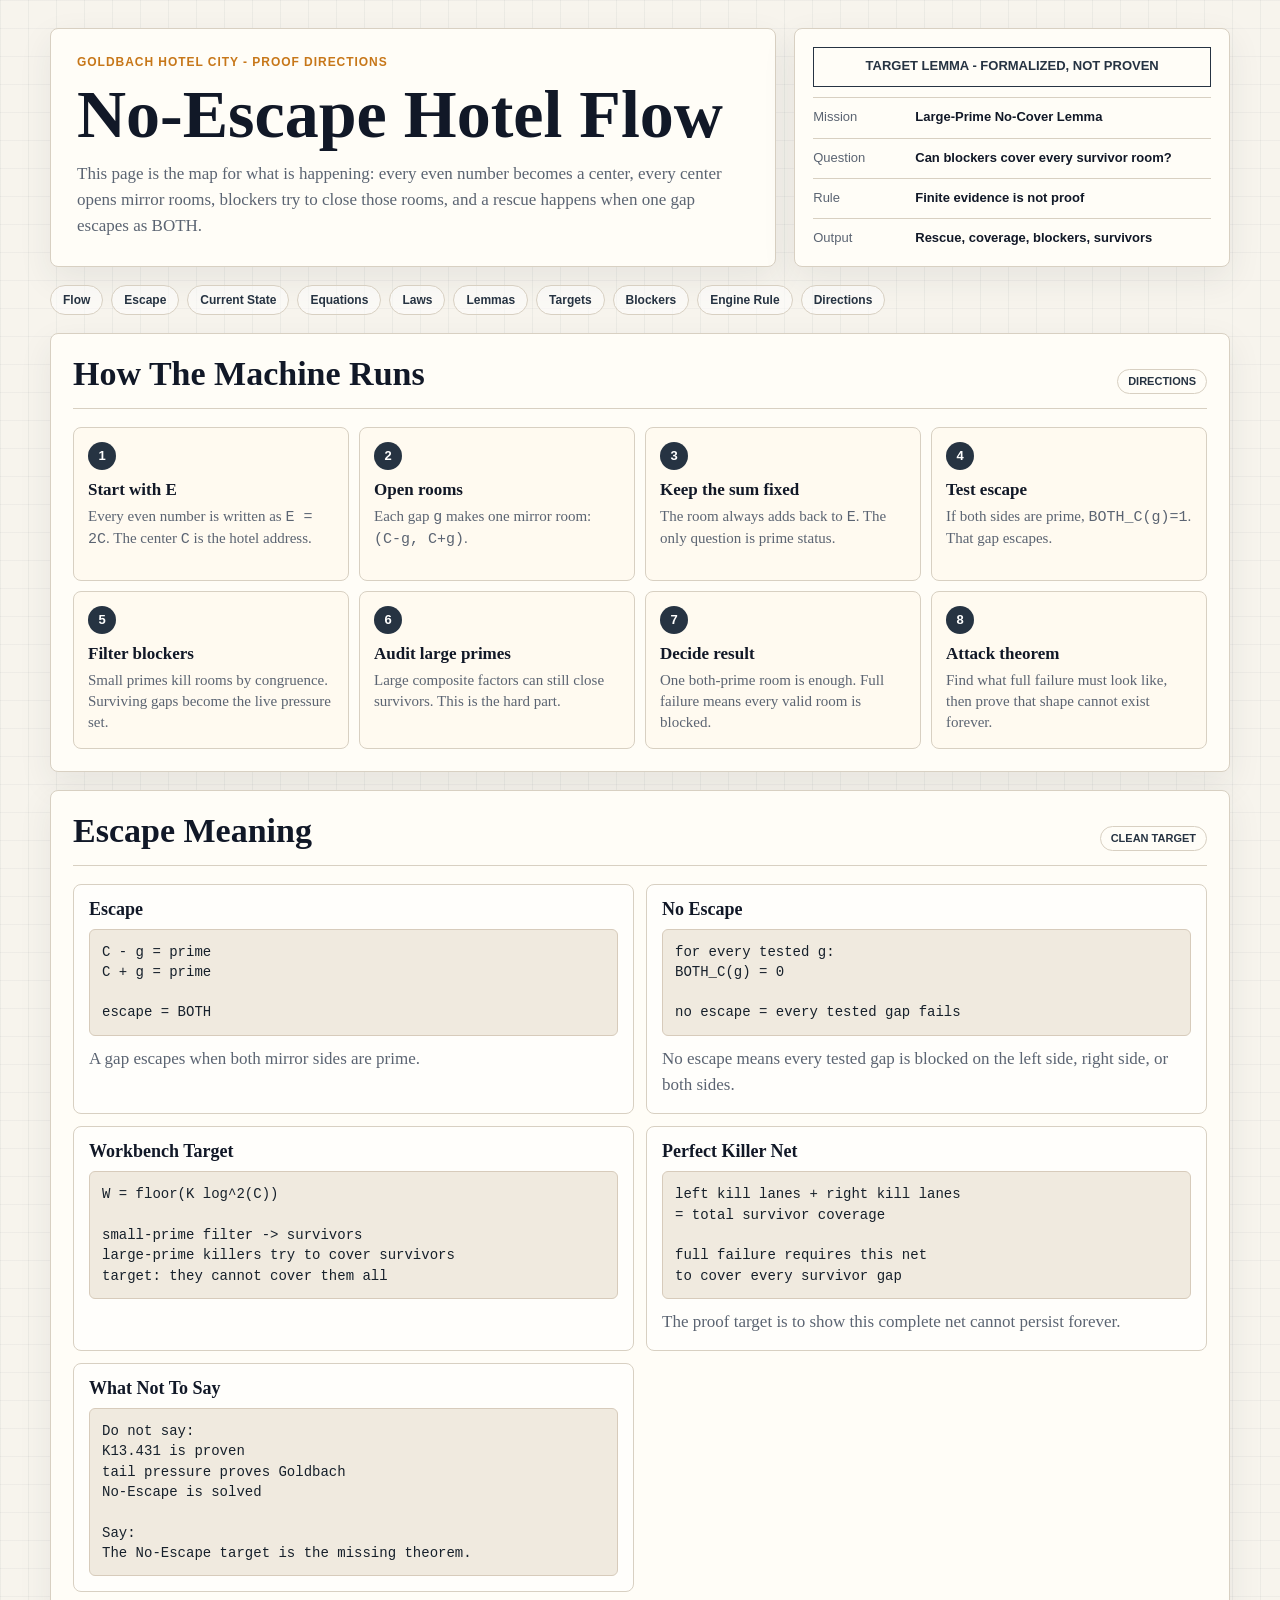
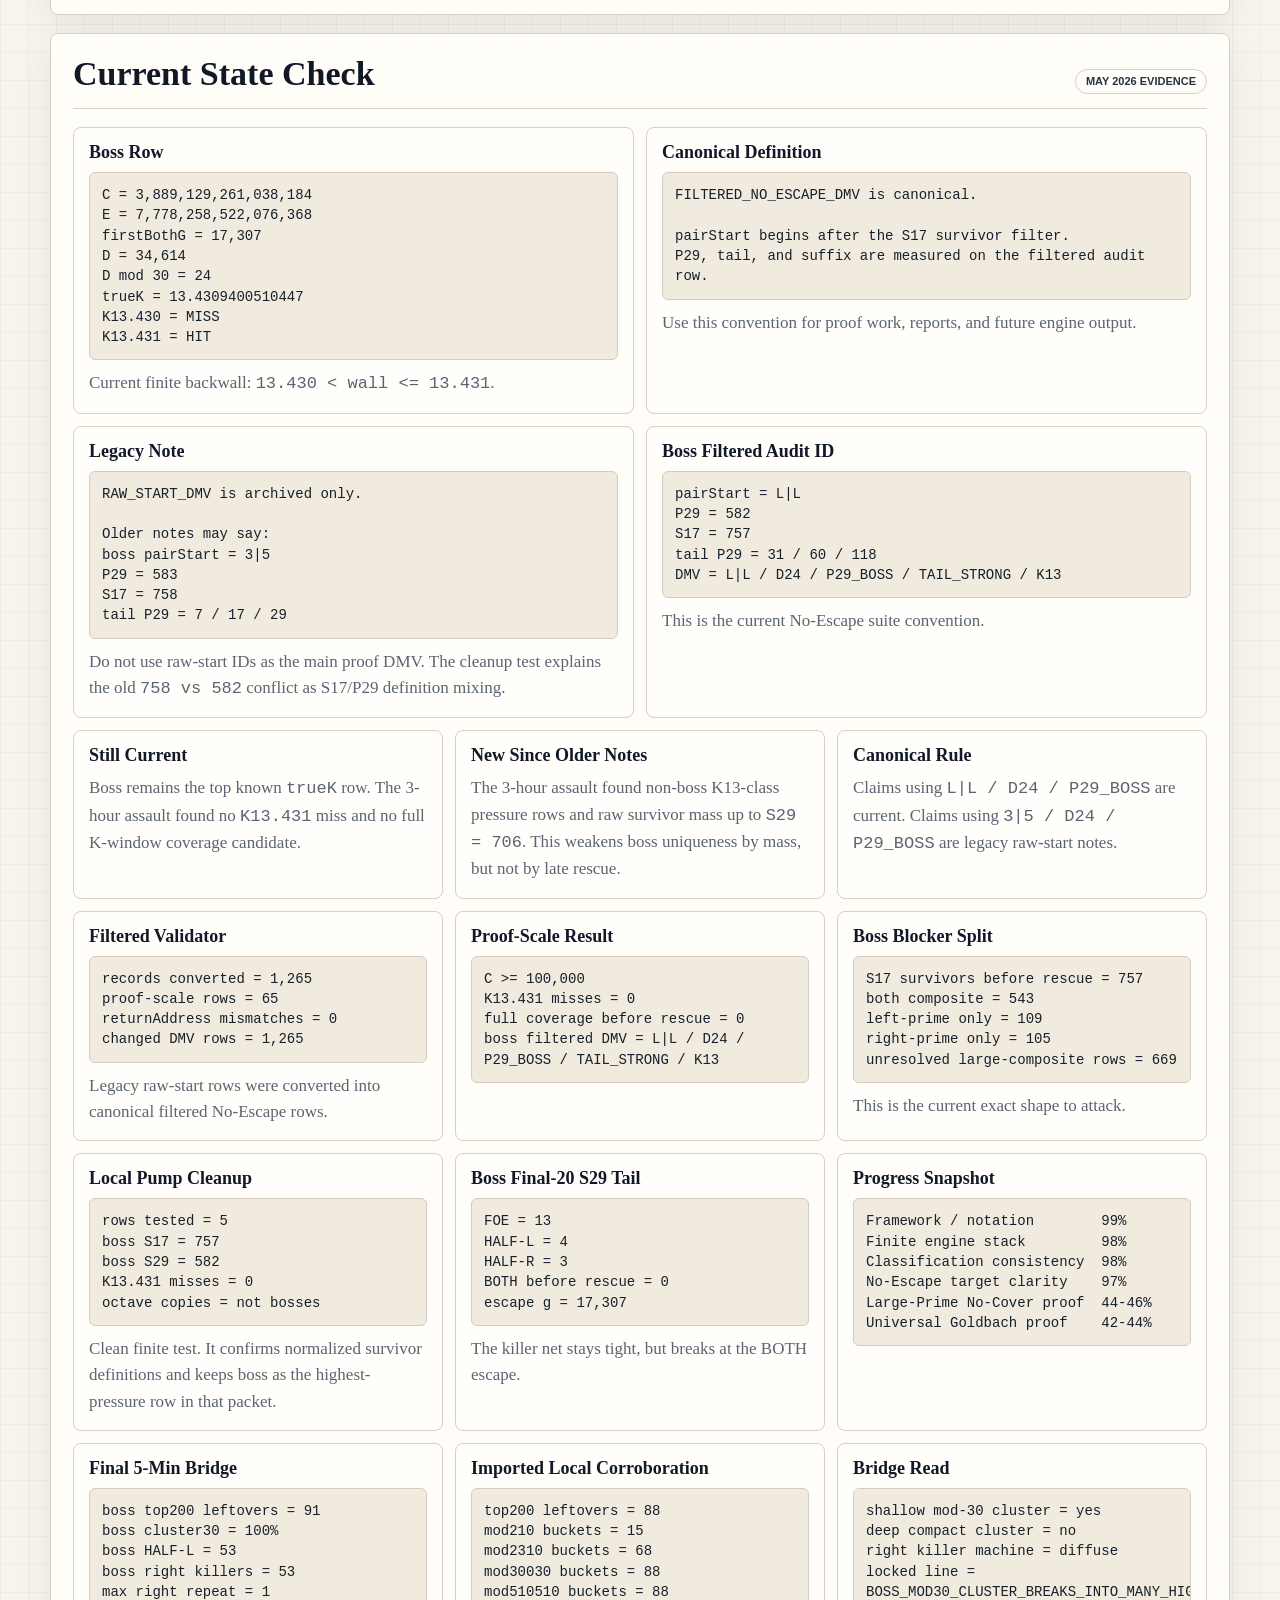
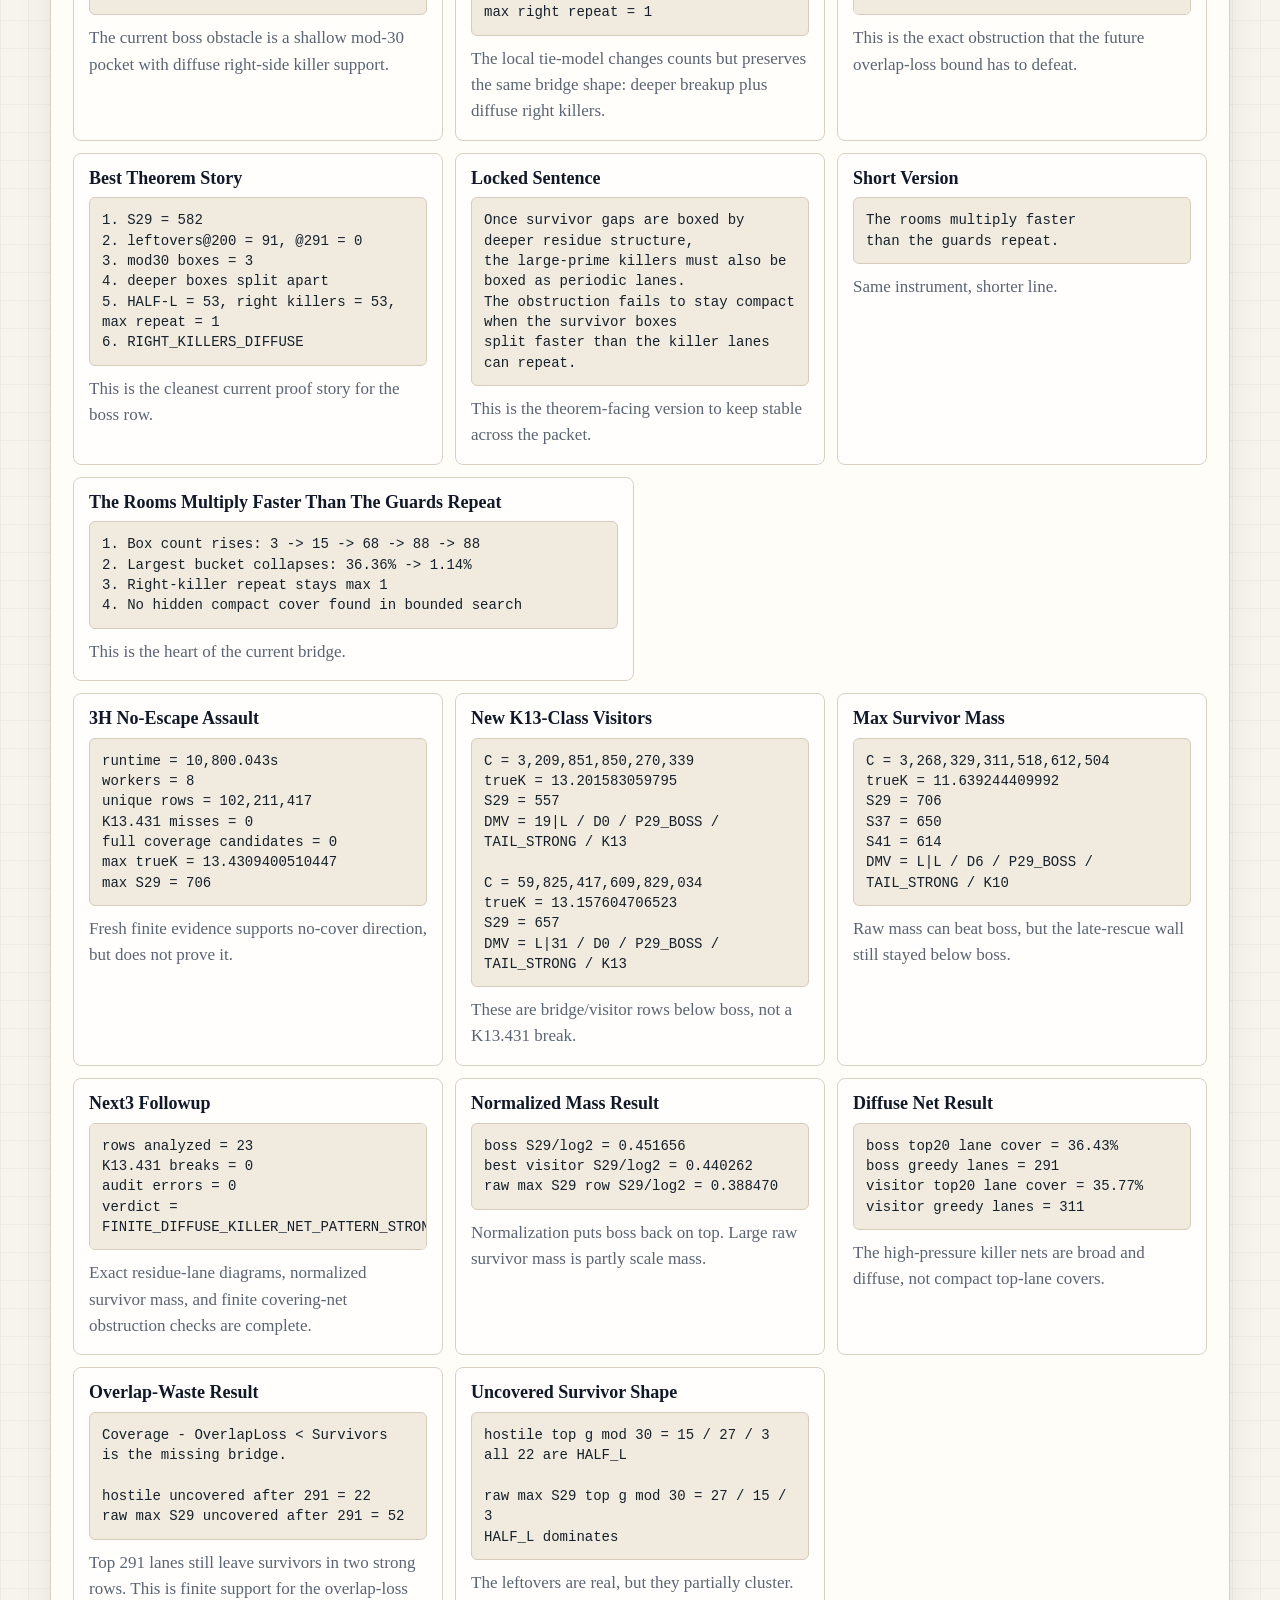
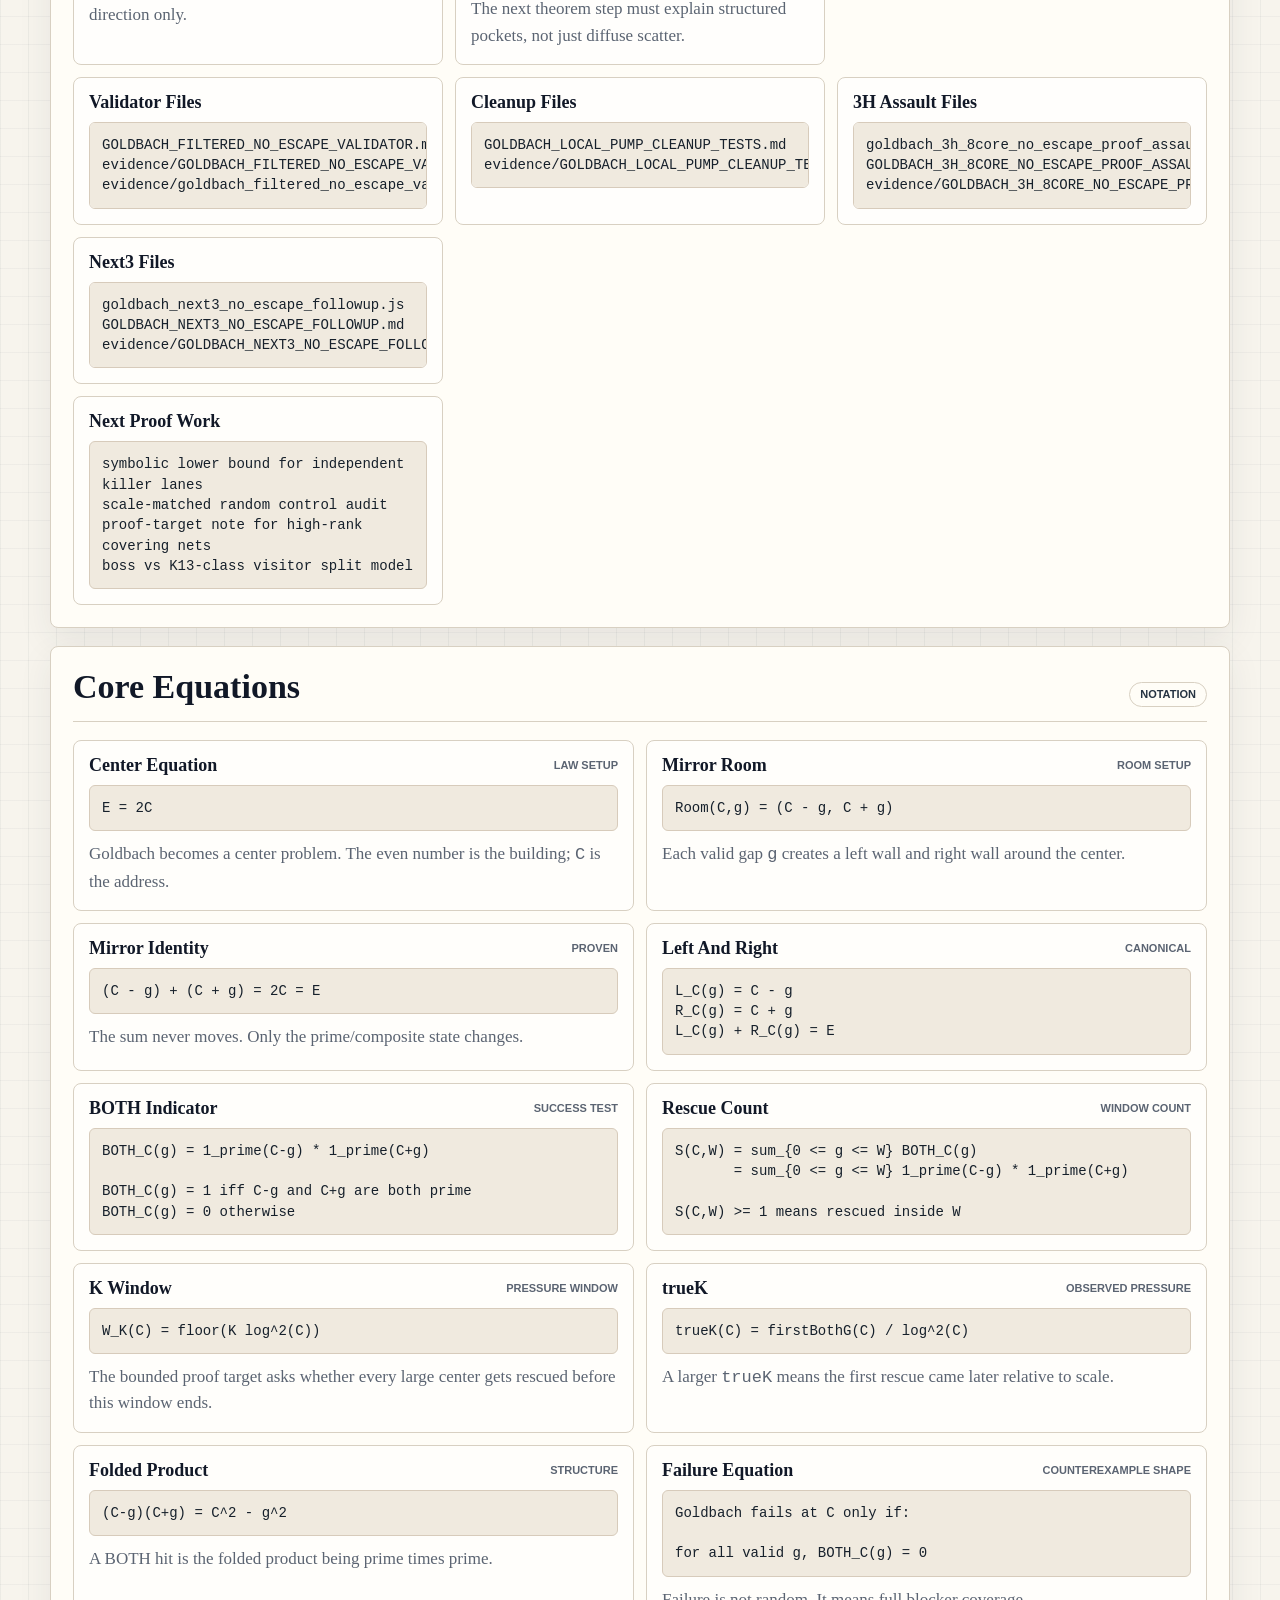
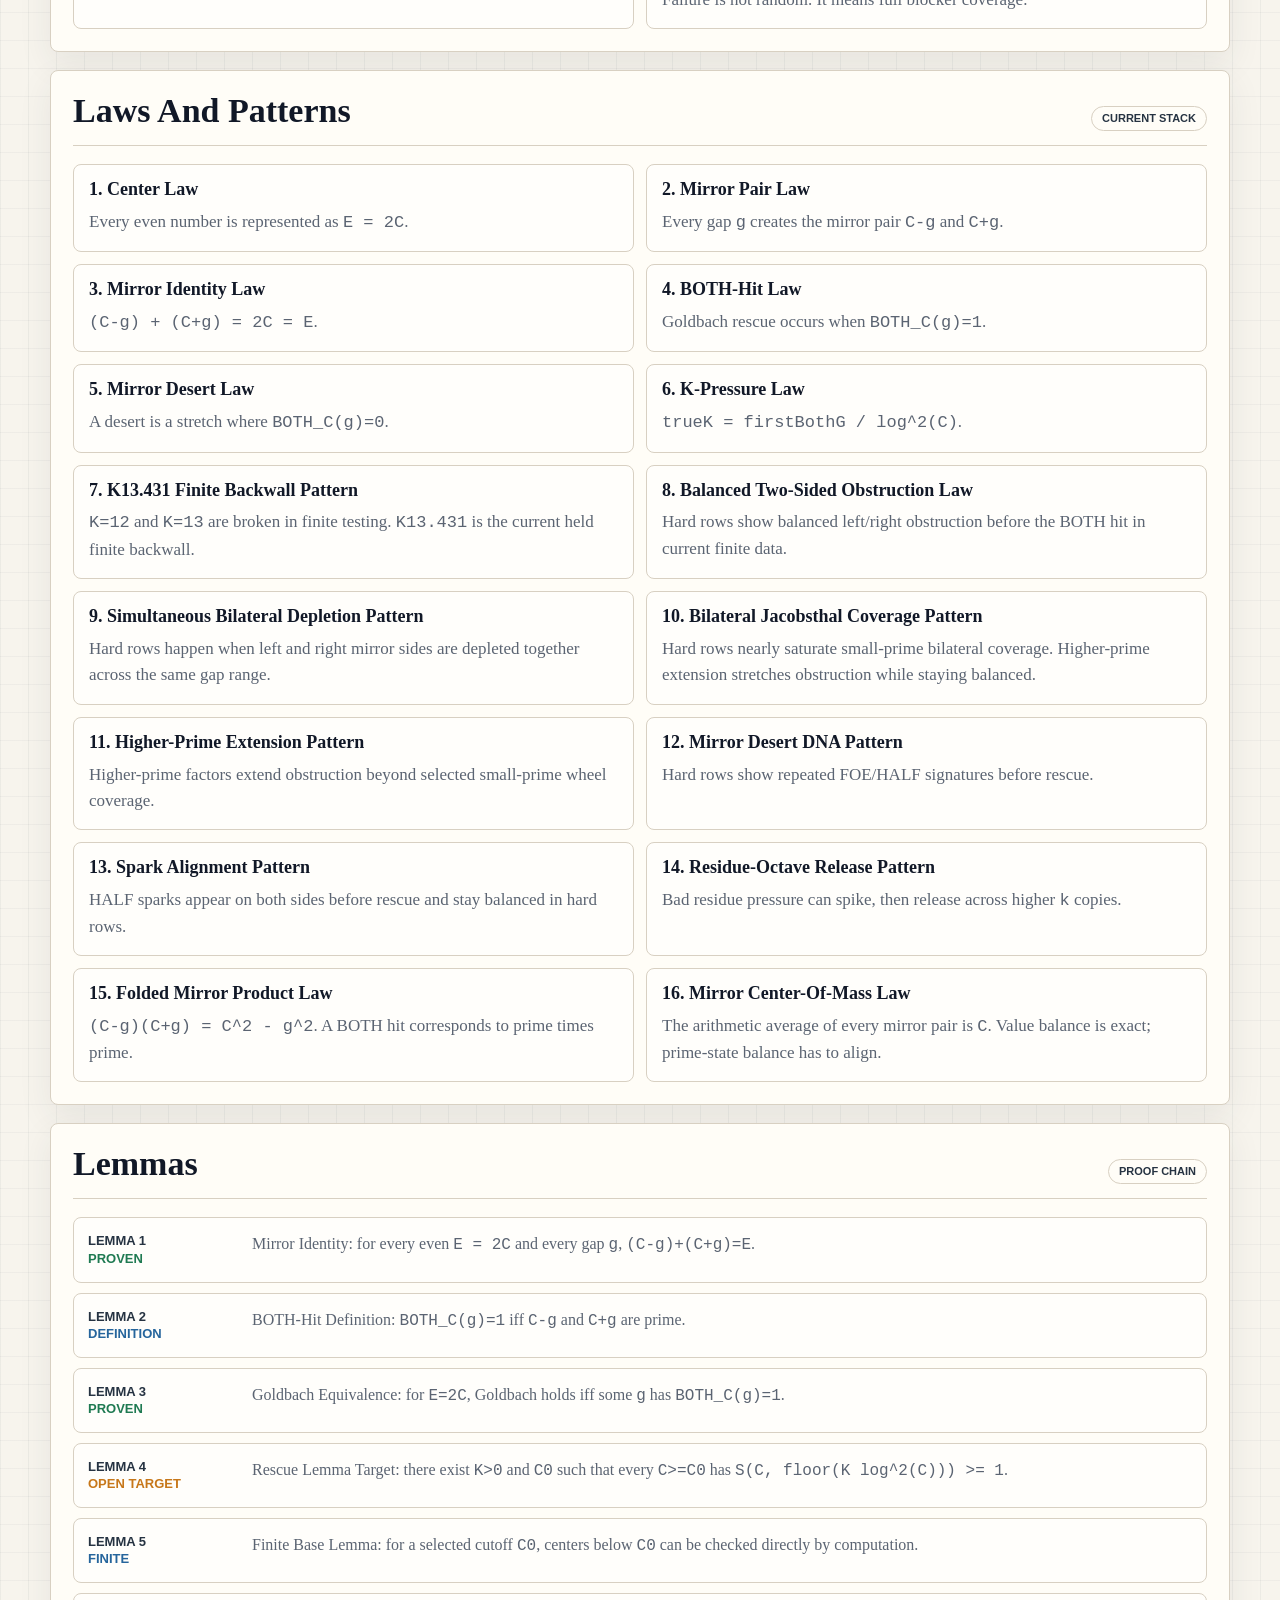
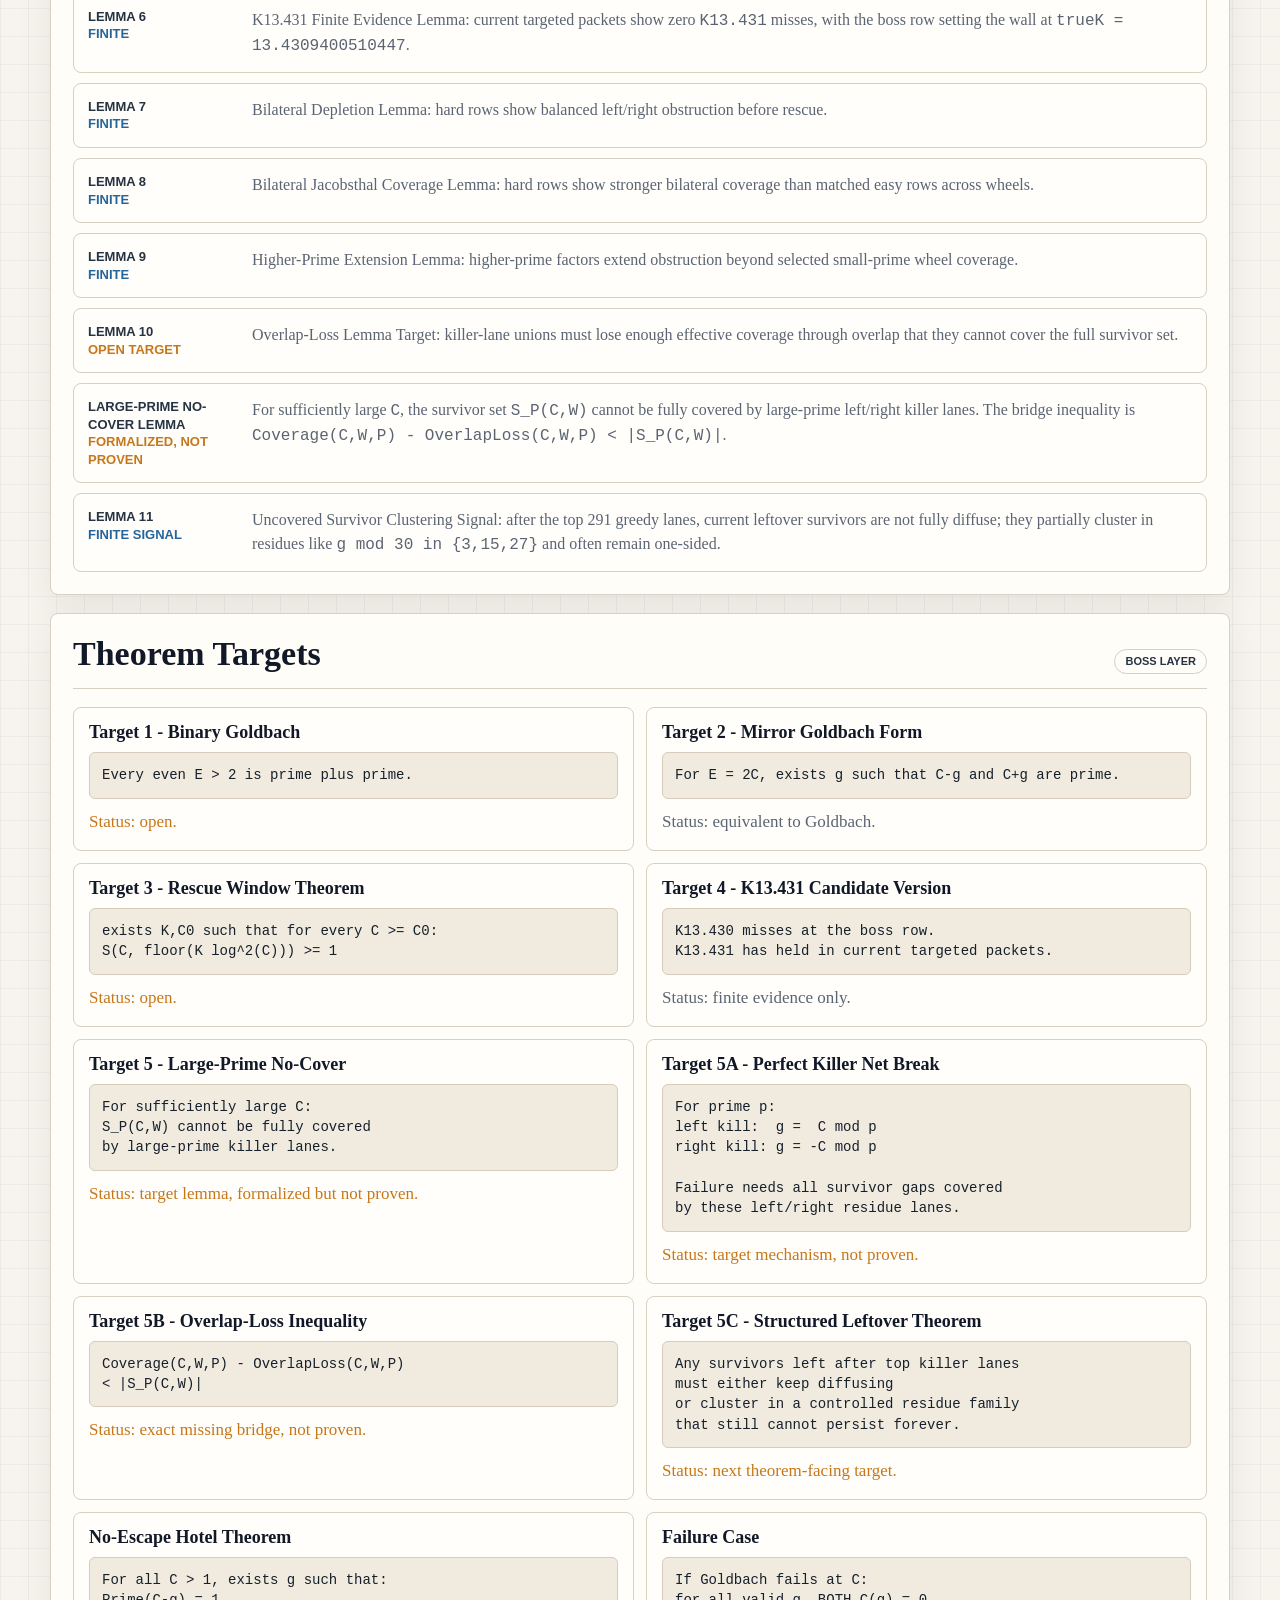
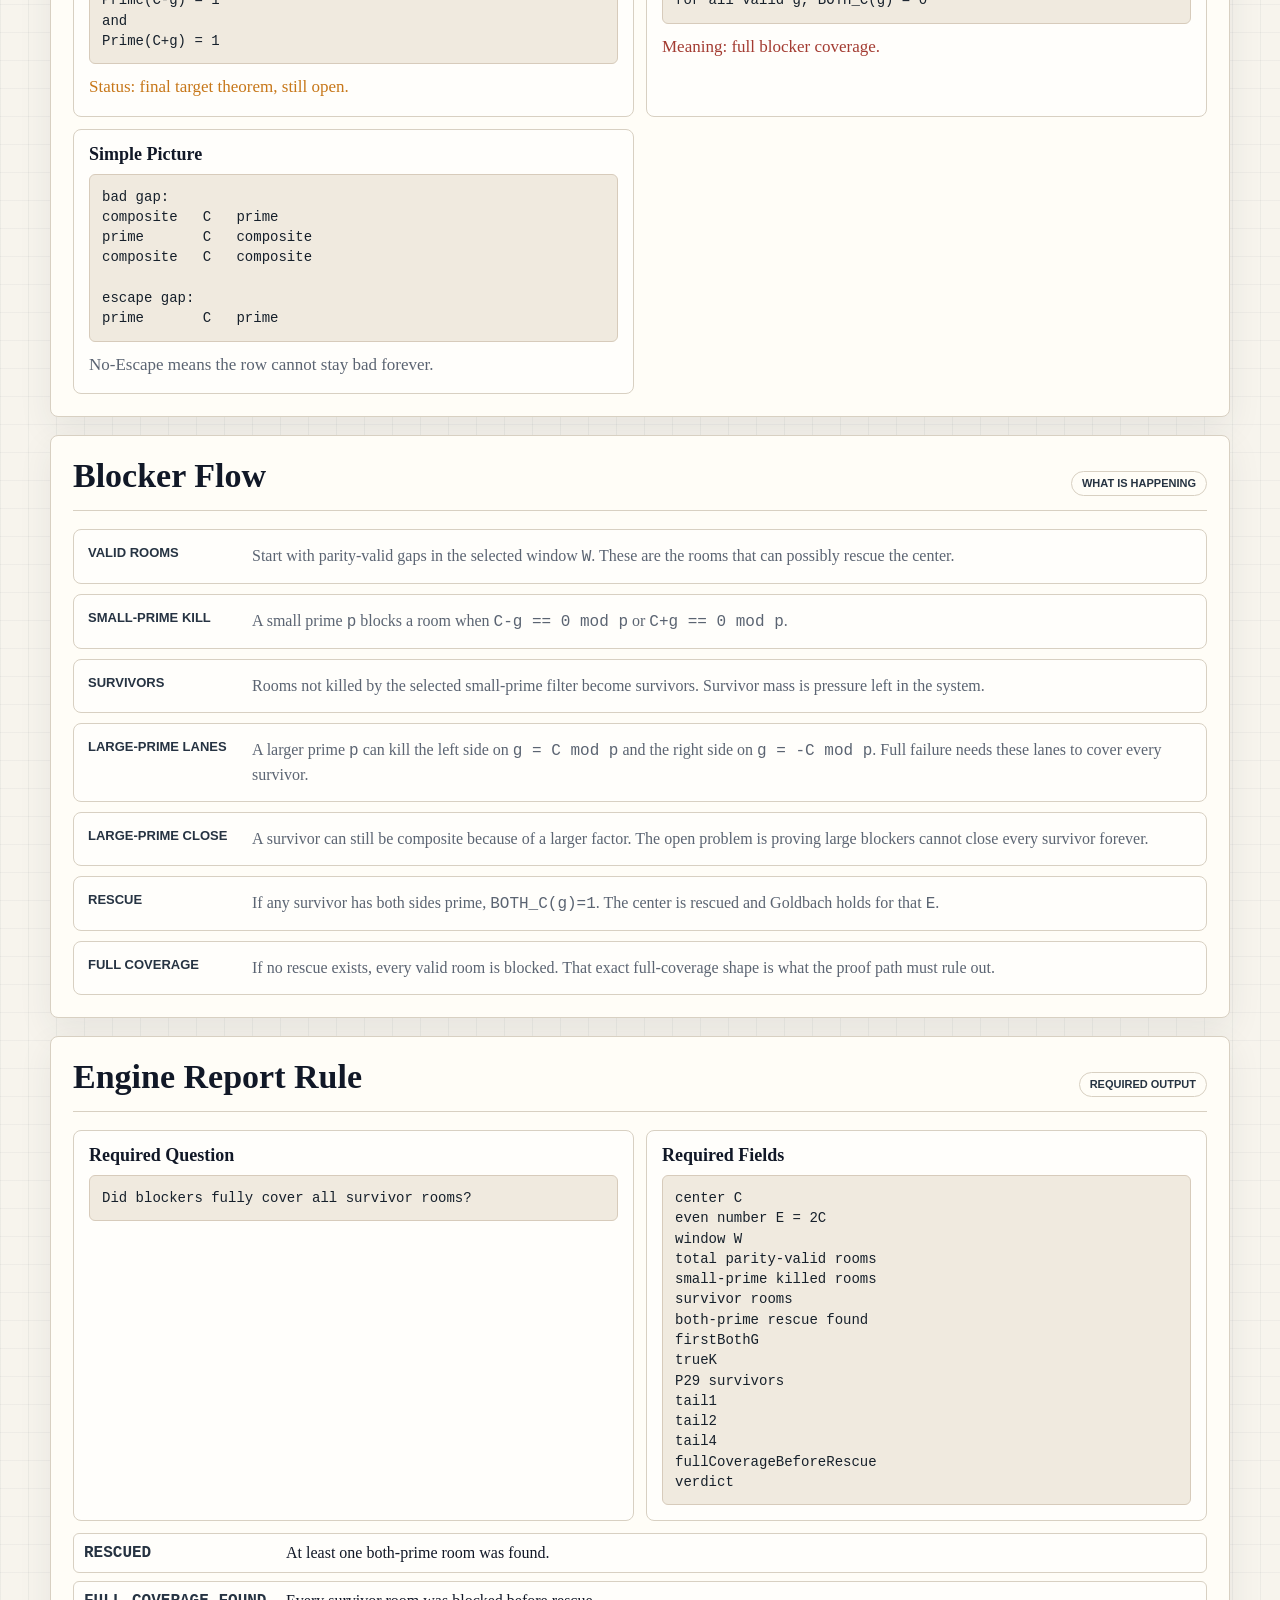
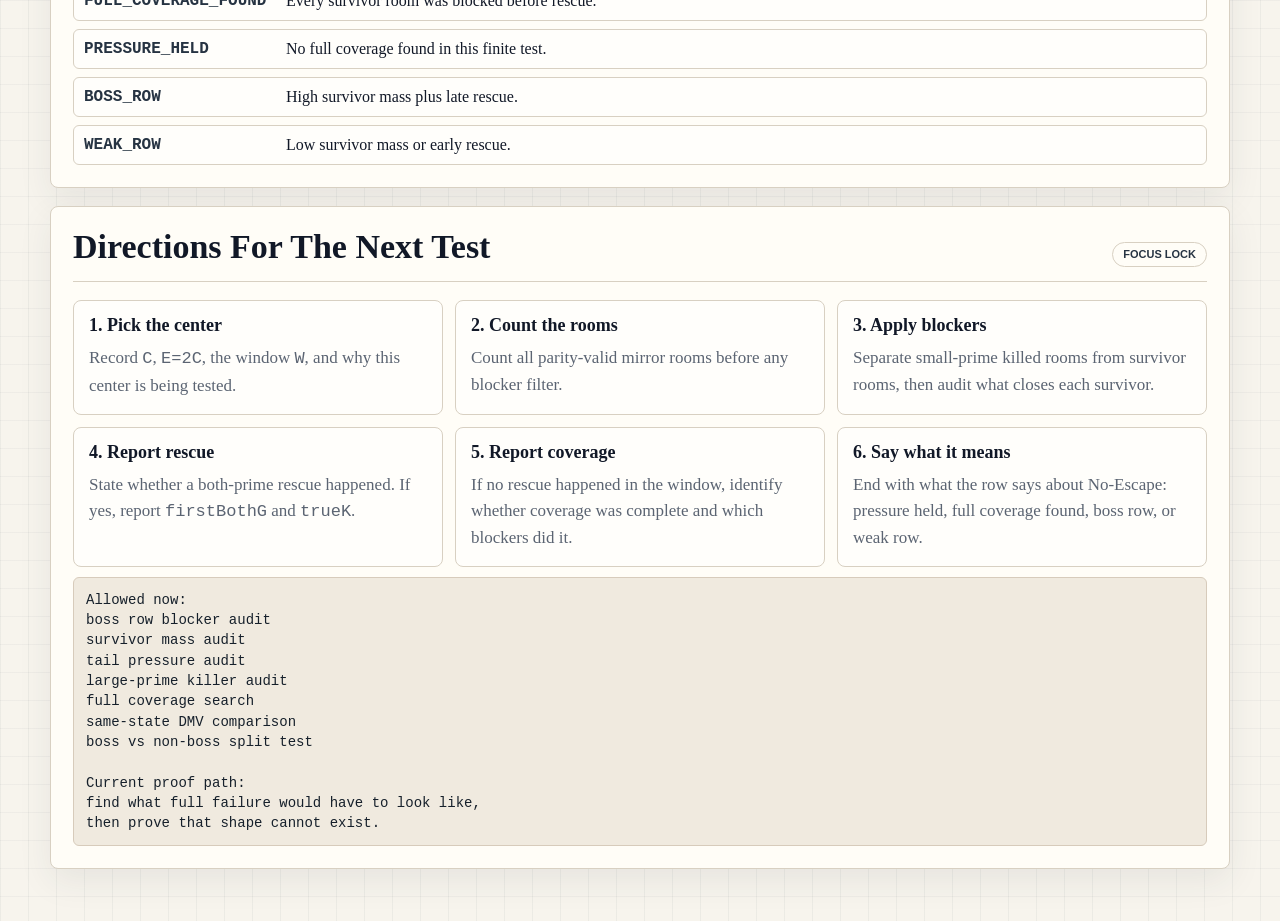
<file: GOLDBACH_NO_ESCAPE_DIRECTIONS.html>
<!DOCTYPE html>
<html lang="en">
<head>
<meta charset="UTF-8" />
<meta name="viewport" content="width=device-width, initial-scale=1.0" />
<title>Goldbach No-Escape Directions</title>
<style>
  :root {
    --ink: #111827;
    --muted: #5b6472;
    --paper: #f7f4ed;
    --panel: #fffdf7;
    --line: #d8d0c2;
    --steel: #263342;
    --amber: #c77719;
    --green: #1f7a52;
    --red: #a33b31;
    --blue: #26659c;
  }

  * { box-sizing: border-box; }

  body {
    margin: 0;
    color: var(--ink);
    background:
      linear-gradient(90deg, rgba(38,51,66,.05) 1px, transparent 1px),
      linear-gradient(rgba(38,51,66,.04) 1px, transparent 1px),
      var(--paper);
    background-size: 28px 28px;
    font-family: Georgia, "Times New Roman", serif;
  }

  .page {
    width: min(1180px, calc(100% - 28px));
    margin: 0 auto;
    padding: 28px 0 54px;
  }

  .topbar {
    display: grid;
    grid-template-columns: 1.25fr .75fr;
    gap: 18px;
    align-items: stretch;
    margin-bottom: 18px;
  }

  .hero, .status, .section {
    background: var(--panel);
    border: 1px solid var(--line);
    border-radius: 8px;
    box-shadow: 0 12px 34px rgba(38, 51, 66, .08);
  }

  .hero {
    padding: 26px;
  }

  .kicker {
    color: var(--amber);
    font: 700 12px/1.2 Verdana, sans-serif;
    letter-spacing: .08em;
    text-transform: uppercase;
  }

  h1, h2, h3 {
    margin: 0;
    line-height: 1.05;
    letter-spacing: 0;
  }

  h1 {
    margin-top: 10px;
    max-width: 760px;
    font-size: clamp(34px, 6vw, 68px);
  }

  h2 {
    font-size: clamp(24px, 3vw, 34px);
  }

  h3 {
    font-size: 18px;
  }

  p {
    margin: 10px 0 0;
    color: var(--muted);
    font-size: 17px;
    line-height: 1.55;
  }

  .status {
    display: grid;
    gap: 10px;
    padding: 18px;
  }

  .stamp {
    border: 1px solid var(--steel);
    color: var(--steel);
    padding: 10px;
    font: 700 13px/1.3 Verdana, sans-serif;
    text-align: center;
    text-transform: uppercase;
  }

  .status-row {
    display: grid;
    grid-template-columns: 92px 1fr;
    gap: 10px;
    padding-top: 10px;
    border-top: 1px solid var(--line);
    color: var(--muted);
    font: 13px/1.35 Verdana, sans-serif;
  }

  .status-row strong {
    color: var(--ink);
  }

  .nav {
    display: flex;
    flex-wrap: wrap;
    gap: 8px;
    margin: 18px 0;
  }

  .nav a {
    color: var(--steel);
    border: 1px solid var(--line);
    background: rgba(255,255,255,.52);
    border-radius: 999px;
    padding: 8px 12px;
    font: 700 12px/1 Verdana, sans-serif;
    text-decoration: none;
  }

  .section {
    margin-top: 18px;
    padding: 22px;
  }

  .section-head {
    display: flex;
    justify-content: space-between;
    gap: 16px;
    align-items: baseline;
    border-bottom: 1px solid var(--line);
    padding-bottom: 14px;
    margin-bottom: 18px;
  }

  .tag {
    display: inline-flex;
    align-items: center;
    color: var(--steel);
    border: 1px solid var(--line);
    border-radius: 999px;
    padding: 6px 10px;
    font: 700 11px/1 Verdana, sans-serif;
    text-transform: uppercase;
    white-space: nowrap;
  }

  .grid {
    display: grid;
    grid-template-columns: repeat(2, minmax(0, 1fr));
    gap: 12px;
  }

  .grid.three {
    grid-template-columns: repeat(3, minmax(0, 1fr));
  }

  .card {
    border: 1px solid var(--line);
    border-radius: 8px;
    padding: 15px;
    background: rgba(255,255,255,.56);
  }

  .card h3 {
    display: flex;
    justify-content: space-between;
    gap: 8px;
    align-items: center;
    margin-bottom: 9px;
  }

  .label {
    color: var(--muted);
    font: 700 11px/1 Verdana, sans-serif;
    text-transform: uppercase;
  }

  pre {
    margin: 10px 0 0;
    padding: 12px;
    overflow-x: auto;
    color: #16202b;
    background: #f0eadf;
    border: 1px solid #d7cbbb;
    border-radius: 6px;
    font: 14px/1.45 "SFMono-Regular", Consolas, monospace;
    white-space: pre-wrap;
  }

  .flow {
    display: grid;
    grid-template-columns: repeat(4, minmax(0, 1fr));
    gap: 10px;
    counter-reset: step;
  }

  .step {
    position: relative;
    min-height: 154px;
    border: 1px solid var(--line);
    border-radius: 8px;
    padding: 14px;
    background: #fffaf0;
  }

  .step::before {
    counter-increment: step;
    content: counter(step);
    display: inline-grid;
    place-items: center;
    width: 28px;
    height: 28px;
    margin-bottom: 10px;
    color: #fff;
    background: var(--steel);
    border-radius: 50%;
    font: 700 13px/1 Verdana, sans-serif;
  }

  .step strong {
    display: block;
    margin-bottom: 6px;
    font-size: 17px;
  }

  .step span {
    color: var(--muted);
    font-size: 15px;
    line-height: 1.42;
  }

  .timeline {
    display: grid;
    gap: 10px;
  }

  .line-item {
    display: grid;
    grid-template-columns: 150px 1fr;
    gap: 14px;
    border: 1px solid var(--line);
    border-radius: 8px;
    padding: 14px;
    background: rgba(255,255,255,.58);
  }

  .line-item b {
    color: var(--steel);
    font: 700 13px/1.35 Verdana, sans-serif;
    text-transform: uppercase;
  }

  .line-item div {
    color: var(--muted);
    line-height: 1.5;
  }

  .verdicts {
    display: grid;
    gap: 8px;
  }

  .verdict {
    display: grid;
    grid-template-columns: 190px 1fr;
    gap: 12px;
    align-items: start;
    padding: 10px;
    border: 1px solid var(--line);
    border-radius: 6px;
    background: rgba(255,255,255,.54);
  }

  .verdict code {
    color: var(--steel);
    font-weight: 700;
  }

  .ok { color: var(--green); }
  .open { color: var(--amber); }
  .danger { color: var(--red); }
  .info { color: var(--blue); }

  code {
    font-family: "SFMono-Regular", Consolas, monospace;
  }

  @media (max-width: 880px) {
    .topbar, .grid, .grid.three, .flow {
      grid-template-columns: 1fr;
    }

    .section-head {
      display: grid;
    }

    .line-item, .verdict {
      grid-template-columns: 1fr;
    }
  }
</style>
</head>
<body>
<main class="page">
  <div class="topbar">
    <section class="hero">
      <div class="kicker">Goldbach Hotel City - proof directions</div>
      <h1>No-Escape Hotel Flow</h1>
      <p>
        This page is the map for what is happening: every even number becomes a center,
        every center opens mirror rooms, blockers try to close those rooms, and a rescue
        happens when one gap escapes as BOTH.
      </p>
    </section>

    <aside class="status">
      <div class="stamp">Target lemma - formalized, not proven</div>
      <div class="status-row"><span>Mission</span><strong>Large-Prime No-Cover Lemma</strong></div>
      <div class="status-row"><span>Question</span><strong>Can blockers cover every survivor room?</strong></div>
      <div class="status-row"><span>Rule</span><strong>Finite evidence is not proof</strong></div>
      <div class="status-row"><span>Output</span><strong>Rescue, coverage, blockers, survivors</strong></div>
    </aside>
  </div>

  <nav class="nav" aria-label="Page sections">
    <a href="#flow">Flow</a>
    <a href="#escape">Escape</a>
    <a href="#current">Current State</a>
    <a href="#equations">Equations</a>
    <a href="#laws">Laws</a>
    <a href="#lemmas">Lemmas</a>
    <a href="#targets">Targets</a>
    <a href="#blockers">Blockers</a>
    <a href="#engines">Engine Rule</a>
    <a href="#directions">Directions</a>
  </nav>

  <section class="section" id="flow">
    <div class="section-head">
      <h2>How The Machine Runs</h2>
      <span class="tag">directions</span>
    </div>
    <div class="flow">
      <div class="step"><strong>Start with E</strong><span>Every even number is written as <code>E = 2C</code>. The center <code>C</code> is the hotel address.</span></div>
      <div class="step"><strong>Open rooms</strong><span>Each gap <code>g</code> makes one mirror room: <code>(C-g, C+g)</code>.</span></div>
      <div class="step"><strong>Keep the sum fixed</strong><span>The room always adds back to <code>E</code>. The only question is prime status.</span></div>
      <div class="step"><strong>Test escape</strong><span>If both sides are prime, <code>BOTH_C(g)=1</code>. That gap escapes.</span></div>
      <div class="step"><strong>Filter blockers</strong><span>Small primes kill rooms by congruence. Surviving gaps become the live pressure set.</span></div>
      <div class="step"><strong>Audit large primes</strong><span>Large composite factors can still close survivors. This is the hard part.</span></div>
      <div class="step"><strong>Decide result</strong><span>One both-prime room is enough. Full failure means every valid room is blocked.</span></div>
      <div class="step"><strong>Attack theorem</strong><span>Find what full failure must look like, then prove that shape cannot exist forever.</span></div>
    </div>
  </section>

  <section class="section" id="escape">
    <div class="section-head">
      <h2>Escape Meaning</h2>
      <span class="tag">clean target</span>
    </div>
    <div class="grid">
      <div class="card">
        <h3>Escape</h3>
        <pre>C - g = prime
C + g = prime

escape = BOTH</pre>
        <p>A gap escapes when both mirror sides are prime.</p>
      </div>
      <div class="card">
        <h3>No Escape</h3>
        <pre>for every tested g:
BOTH_C(g) = 0

no escape = every tested gap fails</pre>
        <p>No escape means every tested gap is blocked on the left side, right side, or both sides.</p>
      </div>
      <div class="card">
        <h3>Workbench Target</h3>
        <pre>W = floor(K log^2(C))

small-prime filter -> survivors
large-prime killers try to cover survivors
target: they cannot cover them all</pre>
      </div>
      <div class="card">
        <h3>Perfect Killer Net</h3>
        <pre>left kill lanes + right kill lanes
= total survivor coverage

full failure requires this net
to cover every survivor gap</pre>
        <p>The proof target is to show this complete net cannot persist forever.</p>
      </div>
      <div class="card">
        <h3>What Not To Say</h3>
        <pre>Do not say:
K13.431 is proven
tail pressure proves Goldbach
No-Escape is solved

Say:
The No-Escape target is the missing theorem.</pre>
      </div>
    </div>
  </section>

  <section class="section" id="current">
    <div class="section-head">
      <h2>Current State Check</h2>
      <span class="tag">May 2026 evidence</span>
    </div>
    <div class="grid">
      <div class="card">
        <h3>Boss Row</h3>
        <pre>C = 3,889,129,261,038,184
E = 7,778,258,522,076,368
firstBothG = 17,307
D = 34,614
D mod 30 = 24
trueK = 13.4309400510447
K13.430 = MISS
K13.431 = HIT</pre>
        <p>Current finite backwall: <code>13.430 &lt; wall &lt;= 13.431</code>.</p>
      </div>
      <div class="card">
        <h3>Canonical Definition</h3>
        <pre>FILTERED_NO_ESCAPE_DMV is canonical.

pairStart begins after the S17 survivor filter.
P29, tail, and suffix are measured on the filtered audit row.</pre>
        <p>Use this convention for proof work, reports, and future engine output.</p>
      </div>
      <div class="card">
        <h3>Legacy Note</h3>
        <pre>RAW_START_DMV is archived only.

Older notes may say:
boss pairStart = 3|5
P29 = 583
S17 = 758
tail P29 = 7 / 17 / 29</pre>
        <p>Do not use raw-start IDs as the main proof DMV. The cleanup test explains the old <code>758 vs 582</code> conflict as S17/P29 definition mixing.</p>
      </div>
      <div class="card">
        <h3>Boss Filtered Audit ID</h3>
        <pre>pairStart = L|L
P29 = 582
S17 = 757
tail P29 = 31 / 60 / 118
DMV = L|L / D24 / P29_BOSS / TAIL_STRONG / K13</pre>
        <p>This is the current No-Escape suite convention.</p>
      </div>
    </div>
    <div class="grid three" style="margin-top:12px;">
      <div class="card"><h3>Still Current</h3><p>Boss remains the top known <code>trueK</code> row. The 3-hour assault found no <code>K13.431</code> miss and no full K-window coverage candidate.</p></div>
      <div class="card"><h3>New Since Older Notes</h3><p>The 3-hour assault found non-boss K13-class pressure rows and raw survivor mass up to <code>S29 = 706</code>. This weakens boss uniqueness by mass, but not by late rescue.</p></div>
      <div class="card"><h3>Canonical Rule</h3><p>Claims using <code>L|L / D24 / P29_BOSS</code> are current. Claims using <code>3|5 / D24 / P29_BOSS</code> are legacy raw-start notes.</p></div>
    </div>
    <div class="grid three" style="margin-top:12px;">
      <div class="card">
        <h3>Filtered Validator</h3>
        <pre>records converted = 1,265
proof-scale rows = 65
returnAddress mismatches = 0
changed DMV rows = 1,265</pre>
        <p>Legacy raw-start rows were converted into canonical filtered No-Escape rows.</p>
      </div>
      <div class="card">
        <h3>Proof-Scale Result</h3>
        <pre>C >= 100,000
K13.431 misses = 0
full coverage before rescue = 0
boss filtered DMV = L|L / D24 / P29_BOSS / TAIL_STRONG / K13</pre>
      </div>
      <div class="card">
        <h3>Boss Blocker Split</h3>
        <pre>S17 survivors before rescue = 757
both composite = 543
left-prime only = 109
right-prime only = 105
unresolved large-composite rows = 669</pre>
        <p>This is the current exact shape to attack.</p>
      </div>
    </div>
    <div class="grid three" style="margin-top:12px;">
      <div class="card">
        <h3>Local Pump Cleanup</h3>
        <pre>rows tested = 5
boss S17 = 757
boss S29 = 582
K13.431 misses = 0
octave copies = not bosses</pre>
        <p>Clean finite test. It confirms normalized survivor definitions and keeps boss as the highest-pressure row in that packet.</p>
      </div>
      <div class="card">
        <h3>Boss Final-20 S29 Tail</h3>
        <pre>FOE = 13
HALF-L = 4
HALF-R = 3
BOTH before rescue = 0
escape g = 17,307</pre>
        <p>The killer net stays tight, but breaks at the BOTH escape.</p>
      </div>
      <div class="card">
        <h3>Progress Snapshot</h3>
        <pre>Framework / notation        99%
Finite engine stack         98%
Classification consistency  98%
No-Escape target clarity    97%
Large-Prime No-Cover proof  44-46%
Universal Goldbach proof    42-44%</pre>
      </div>
    </div>
    <div class="grid three" style="margin-top:12px;">
      <div class="card">
        <h3>Final 5-Min Bridge</h3>
        <pre>boss top200 leftovers = 91
boss cluster30 = 100%
boss HALF-L = 53
boss right killers = 53
max right repeat = 1</pre>
        <p>The current boss obstacle is a shallow mod-30 pocket with diffuse right-side killer support.</p>
      </div>
      <div class="card">
        <h3>Imported Local Corroboration</h3>
        <pre>top200 leftovers = 88
mod210 buckets = 15
mod2310 buckets = 68
mod30030 buckets = 88
mod510510 buckets = 88
max right repeat = 1</pre>
        <p>The local tie-model changes counts but preserves the same bridge shape: deeper breakup plus diffuse right killers.</p>
      </div>
      <div class="card">
        <h3>Bridge Read</h3>
        <pre>shallow mod-30 cluster = yes
deep compact cluster = no
right killer machine = diffuse
locked line = BOSS_MOD30_CLUSTER_BREAKS_INTO_MANY_HIGHER_MOD_BUCKETS_AND_RIGHT_KILLERS_DIFFUSE</pre>
        <p>This is the exact obstruction that the future overlap-loss bound has to defeat.</p>
      </div>
    </div>
    <div class="grid three" style="margin-top:12px;">
      <div class="card">
        <h3>Best Theorem Story</h3>
        <pre>1. S29 = 582
2. leftovers@200 = 91, @291 = 0
3. mod30 boxes = 3
4. deeper boxes split apart
5. HALF-L = 53, right killers = 53, max repeat = 1
6. RIGHT_KILLERS_DIFFUSE</pre>
        <p>This is the cleanest current proof story for the boss row.</p>
      </div>
      <div class="card">
        <h3>Locked Sentence</h3>
        <pre>Once survivor gaps are boxed by deeper residue structure,
the large-prime killers must also be boxed as periodic lanes.
The obstruction fails to stay compact when the survivor boxes
split faster than the killer lanes can repeat.</pre>
        <p>This is the theorem-facing version to keep stable across the packet.</p>
      </div>
      <div class="card">
        <h3>Short Version</h3>
        <pre>The rooms multiply faster
than the guards repeat.</pre>
        <p>Same instrument, shorter line.</p>
      </div>
    </div>
    <div class="grid one" style="margin-top:12px;">
      <div class="card">
        <h3>The Rooms Multiply Faster Than The Guards Repeat</h3>
        <pre>1. Box count rises: 3 -> 15 -> 68 -> 88 -> 88
2. Largest bucket collapses: 36.36% -> 1.14%
3. Right-killer repeat stays max 1
4. No hidden compact cover found in bounded search</pre>
        <p>This is the heart of the current bridge.</p>
      </div>
    </div>
    <div class="grid three" style="margin-top:12px;">
      <div class="card">
        <h3>3H No-Escape Assault</h3>
        <pre>runtime = 10,800.043s
workers = 8
unique rows = 102,211,417
K13.431 misses = 0
full coverage candidates = 0
max trueK = 13.4309400510447
max S29 = 706</pre>
        <p>Fresh finite evidence supports no-cover direction, but does not prove it.</p>
      </div>
      <div class="card">
        <h3>New K13-Class Visitors</h3>
        <pre>C = 3,209,851,850,270,339
trueK = 13.201583059795
S29 = 557
DMV = 19|L / D0 / P29_BOSS / TAIL_STRONG / K13

C = 59,825,417,609,829,034
trueK = 13.157604706523
S29 = 657
DMV = L|31 / D0 / P29_BOSS / TAIL_STRONG / K13</pre>
        <p>These are bridge/visitor rows below boss, not a K13.431 break.</p>
      </div>
      <div class="card">
        <h3>Max Survivor Mass</h3>
        <pre>C = 3,268,329,311,518,612,504
trueK = 11.639244409992
S29 = 706
S37 = 650
S41 = 614
DMV = L|L / D6 / P29_BOSS / TAIL_STRONG / K10</pre>
        <p>Raw mass can beat boss, but the late-rescue wall still stayed below boss.</p>
      </div>
    </div>
    <div class="grid three" style="margin-top:12px;">
      <div class="card">
        <h3>Next3 Followup</h3>
        <pre>rows analyzed = 23
K13.431 breaks = 0
audit errors = 0
verdict = FINITE_DIFFUSE_KILLER_NET_PATTERN_STRONG</pre>
        <p>Exact residue-lane diagrams, normalized survivor mass, and finite covering-net obstruction checks are complete.</p>
      </div>
      <div class="card">
        <h3>Normalized Mass Result</h3>
        <pre>boss S29/log2 = 0.451656
best visitor S29/log2 = 0.440262
raw max S29 row S29/log2 = 0.388470</pre>
        <p>Normalization puts boss back on top. Large raw survivor mass is partly scale mass.</p>
      </div>
      <div class="card">
        <h3>Diffuse Net Result</h3>
        <pre>boss top20 lane cover = 36.43%
boss greedy lanes = 291
visitor top20 lane cover = 35.77%
visitor greedy lanes = 311</pre>
        <p>The high-pressure killer nets are broad and diffuse, not compact top-lane covers.</p>
      </div>
      <div class="card">
        <h3>Overlap-Waste Result</h3>
        <pre>Coverage - OverlapLoss &lt; Survivors
is the missing bridge.

hostile uncovered after 291 = 22
raw max S29 uncovered after 291 = 52</pre>
        <p>Top 291 lanes still leave survivors in two strong rows. This is finite support for the overlap-loss direction only.</p>
      </div>
      <div class="card">
        <h3>Uncovered Survivor Shape</h3>
        <pre>hostile top g mod 30 = 15 / 27 / 3
all 22 are HALF_L

raw max S29 top g mod 30 = 27 / 15 / 3
HALF_L dominates</pre>
        <p>The leftovers are real, but they partially cluster. The next theorem step must explain structured pockets, not just diffuse scatter.</p>
      </div>
    </div>
    <div class="grid three" style="margin-top:12px;">
      <div class="card">
        <h3>Validator Files</h3>
        <pre>GOLDBACH_FILTERED_NO_ESCAPE_VALIDATOR.md
evidence/GOLDBACH_FILTERED_NO_ESCAPE_VALIDATOR.json
evidence/goldbach_filtered_no_escape_validator_records.csv</pre>
      </div>
      <div class="card">
        <h3>Cleanup Files</h3>
        <pre>GOLDBACH_LOCAL_PUMP_CLEANUP_TESTS.md
evidence/GOLDBACH_LOCAL_PUMP_CLEANUP_TESTS.json</pre>
      </div>
      <div class="card">
        <h3>3H Assault Files</h3>
        <pre>goldbach_3h_8core_no_escape_proof_assault.js
GOLDBACH_3H_8CORE_NO_ESCAPE_PROOF_ASSAULT.md
evidence/GOLDBACH_3H_8CORE_NO_ESCAPE_PROOF_ASSAULT.json</pre>
      </div>
      <div class="card">
        <h3>Next3 Files</h3>
        <pre>goldbach_next3_no_escape_followup.js
GOLDBACH_NEXT3_NO_ESCAPE_FOLLOWUP.md
evidence/GOLDBACH_NEXT3_NO_ESCAPE_FOLLOWUP.json</pre>
      </div>
    </div>
    <div class="grid three" style="margin-top:12px;">
      <div class="card">
        <h3>Next Proof Work</h3>
        <pre>symbolic lower bound for independent killer lanes
scale-matched random control audit
proof-target note for high-rank covering nets
boss vs K13-class visitor split model</pre>
      </div>
    </div>
  </section>

  <section class="section" id="equations">
    <div class="section-head">
      <h2>Core Equations</h2>
      <span class="tag">notation</span>
    </div>
    <div class="grid">
      <div class="card">
        <h3>Center Equation <span class="label">law setup</span></h3>
        <pre>E = 2C</pre>
        <p>Goldbach becomes a center problem. The even number is the building; <code>C</code> is the address.</p>
      </div>
      <div class="card">
        <h3>Mirror Room <span class="label">room setup</span></h3>
        <pre>Room(C,g) = (C - g, C + g)</pre>
        <p>Each valid gap <code>g</code> creates a left wall and right wall around the center.</p>
      </div>
      <div class="card">
        <h3>Mirror Identity <span class="label">proven</span></h3>
        <pre>(C - g) + (C + g) = 2C = E</pre>
        <p>The sum never moves. Only the prime/composite state changes.</p>
      </div>
      <div class="card">
        <h3>Left And Right <span class="label">canonical</span></h3>
        <pre>L_C(g) = C - g
R_C(g) = C + g
L_C(g) + R_C(g) = E</pre>
      </div>
      <div class="card">
        <h3>BOTH Indicator <span class="label">success test</span></h3>
        <pre>BOTH_C(g) = 1_prime(C-g) * 1_prime(C+g)

BOTH_C(g) = 1 iff C-g and C+g are both prime
BOTH_C(g) = 0 otherwise</pre>
      </div>
      <div class="card">
        <h3>Rescue Count <span class="label">window count</span></h3>
        <pre>S(C,W) = sum_{0 <= g <= W} BOTH_C(g)
       = sum_{0 <= g <= W} 1_prime(C-g) * 1_prime(C+g)

S(C,W) >= 1 means rescued inside W</pre>
      </div>
      <div class="card">
        <h3>K Window <span class="label">pressure window</span></h3>
        <pre>W_K(C) = floor(K log^2(C))</pre>
        <p>The bounded proof target asks whether every large center gets rescued before this window ends.</p>
      </div>
      <div class="card">
        <h3>trueK <span class="label">observed pressure</span></h3>
        <pre>trueK(C) = firstBothG(C) / log^2(C)</pre>
        <p>A larger <code>trueK</code> means the first rescue came later relative to scale.</p>
      </div>
      <div class="card">
        <h3>Folded Product <span class="label">structure</span></h3>
        <pre>(C-g)(C+g) = C^2 - g^2</pre>
        <p>A BOTH hit is the folded product being prime times prime.</p>
      </div>
      <div class="card">
        <h3>Failure Equation <span class="label">counterexample shape</span></h3>
        <pre>Goldbach fails at C only if:

for all valid g, BOTH_C(g) = 0</pre>
        <p>Failure is not random. It means full blocker coverage.</p>
      </div>
    </div>
  </section>

  <section class="section" id="laws">
    <div class="section-head">
      <h2>Laws And Patterns</h2>
      <span class="tag">current stack</span>
    </div>
    <div class="grid">
      <div class="card"><h3>1. Center Law</h3><p>Every even number is represented as <code>E = 2C</code>.</p></div>
      <div class="card"><h3>2. Mirror Pair Law</h3><p>Every gap <code>g</code> creates the mirror pair <code>C-g</code> and <code>C+g</code>.</p></div>
      <div class="card"><h3>3. Mirror Identity Law</h3><p><code>(C-g) + (C+g) = 2C = E</code>.</p></div>
      <div class="card"><h3>4. BOTH-Hit Law</h3><p>Goldbach rescue occurs when <code>BOTH_C(g)=1</code>.</p></div>
      <div class="card"><h3>5. Mirror Desert Law</h3><p>A desert is a stretch where <code>BOTH_C(g)=0</code>.</p></div>
      <div class="card"><h3>6. K-Pressure Law</h3><p><code>trueK = firstBothG / log^2(C)</code>.</p></div>
      <div class="card"><h3>7. K13.431 Finite Backwall Pattern</h3><p><code>K=12</code> and <code>K=13</code> are broken in finite testing. <code>K13.431</code> is the current held finite backwall.</p></div>
      <div class="card"><h3>8. Balanced Two-Sided Obstruction Law</h3><p>Hard rows show balanced left/right obstruction before the BOTH hit in current finite data.</p></div>
      <div class="card"><h3>9. Simultaneous Bilateral Depletion Pattern</h3><p>Hard rows happen when left and right mirror sides are depleted together across the same gap range.</p></div>
      <div class="card"><h3>10. Bilateral Jacobsthal Coverage Pattern</h3><p>Hard rows nearly saturate small-prime bilateral coverage. Higher-prime extension stretches obstruction while staying balanced.</p></div>
      <div class="card"><h3>11. Higher-Prime Extension Pattern</h3><p>Higher-prime factors extend obstruction beyond selected small-prime wheel coverage.</p></div>
      <div class="card"><h3>12. Mirror Desert DNA Pattern</h3><p>Hard rows show repeated FOE/HALF signatures before rescue.</p></div>
      <div class="card"><h3>13. Spark Alignment Pattern</h3><p>HALF sparks appear on both sides before rescue and stay balanced in hard rows.</p></div>
      <div class="card"><h3>14. Residue-Octave Release Pattern</h3><p>Bad residue pressure can spike, then release across higher <code>k</code> copies.</p></div>
      <div class="card"><h3>15. Folded Mirror Product Law</h3><p><code>(C-g)(C+g) = C^2 - g^2</code>. A BOTH hit corresponds to prime times prime.</p></div>
      <div class="card"><h3>16. Mirror Center-Of-Mass Law</h3><p>The arithmetic average of every mirror pair is <code>C</code>. Value balance is exact; prime-state balance has to align.</p></div>
    </div>
  </section>

  <section class="section" id="lemmas">
    <div class="section-head">
      <h2>Lemmas</h2>
      <span class="tag">proof chain</span>
    </div>
    <div class="timeline">
      <div class="line-item"><b>Lemma 1<br><span class="ok">proven</span></b><div>Mirror Identity: for every even <code>E = 2C</code> and every gap <code>g</code>, <code>(C-g)+(C+g)=E</code>.</div></div>
      <div class="line-item"><b>Lemma 2<br><span class="info">definition</span></b><div>BOTH-Hit Definition: <code>BOTH_C(g)=1</code> iff <code>C-g</code> and <code>C+g</code> are prime.</div></div>
      <div class="line-item"><b>Lemma 3<br><span class="ok">proven</span></b><div>Goldbach Equivalence: for <code>E=2C</code>, Goldbach holds iff some <code>g</code> has <code>BOTH_C(g)=1</code>.</div></div>
      <div class="line-item"><b>Lemma 4<br><span class="open">open target</span></b><div>Rescue Lemma Target: there exist <code>K&gt;0</code> and <code>C0</code> such that every <code>C&gt;=C0</code> has <code>S(C, floor(K log^2(C))) &gt;= 1</code>.</div></div>
      <div class="line-item"><b>Lemma 5<br><span class="info">finite</span></b><div>Finite Base Lemma: for a selected cutoff <code>C0</code>, centers below <code>C0</code> can be checked directly by computation.</div></div>
      <div class="line-item"><b>Lemma 6<br><span class="info">finite</span></b><div>K13.431 Finite Evidence Lemma: current targeted packets show zero <code>K13.431</code> misses, with the boss row setting the wall at <code>trueK = 13.4309400510447</code>.</div></div>
      <div class="line-item"><b>Lemma 7<br><span class="info">finite</span></b><div>Bilateral Depletion Lemma: hard rows show balanced left/right obstruction before rescue.</div></div>
      <div class="line-item"><b>Lemma 8<br><span class="info">finite</span></b><div>Bilateral Jacobsthal Coverage Lemma: hard rows show stronger bilateral coverage than matched easy rows across wheels.</div></div>
      <div class="line-item"><b>Lemma 9<br><span class="info">finite</span></b><div>Higher-Prime Extension Lemma: higher-prime factors extend obstruction beyond selected small-prime wheel coverage.</div></div>
      <div class="line-item"><b>Lemma 10<br><span class="open">open target</span></b><div>Overlap-Loss Lemma Target: killer-lane unions must lose enough effective coverage through overlap that they cannot cover the full survivor set.</div></div>
      <div class="line-item"><b>Large-Prime No-Cover Lemma<br><span class="open">formalized, not proven</span></b><div>For sufficiently large <code>C</code>, the survivor set <code>S_P(C,W)</code> cannot be fully covered by large-prime left/right killer lanes. The bridge inequality is <code>Coverage(C,W,P) - OverlapLoss(C,W,P) &lt; |S_P(C,W)|</code>.</div></div>
      <div class="line-item"><b>Lemma 11<br><span class="info">finite signal</span></b><div>Uncovered Survivor Clustering Signal: after the top 291 greedy lanes, current leftover survivors are not fully diffuse; they partially cluster in residues like <code>g mod 30 in {3,15,27}</code> and often remain one-sided.</div></div>
    </div>
  </section>

  <section class="section" id="targets">
    <div class="section-head">
      <h2>Theorem Targets</h2>
      <span class="tag">boss layer</span>
    </div>
    <div class="grid">
      <div class="card"><h3>Target 1 - Binary Goldbach</h3><pre>Every even E > 2 is prime plus prime.</pre><p class="open">Status: open.</p></div>
      <div class="card"><h3>Target 2 - Mirror Goldbach Form</h3><pre>For E = 2C, exists g such that C-g and C+g are prime.</pre><p>Status: equivalent to Goldbach.</p></div>
      <div class="card"><h3>Target 3 - Rescue Window Theorem</h3><pre>exists K,C0 such that for every C >= C0:
S(C, floor(K log^2(C))) >= 1</pre><p class="open">Status: open.</p></div>
      <div class="card"><h3>Target 4 - K13.431 Candidate Version</h3><pre>K13.430 misses at the boss row.
K13.431 has held in current targeted packets.</pre><p>Status: finite evidence only.</p></div>
      <div class="card"><h3>Target 5 - Large-Prime No-Cover</h3><pre>For sufficiently large C:
S_P(C,W) cannot be fully covered
by large-prime killer lanes.</pre><p class="open">Status: target lemma, formalized but not proven.</p></div>
      <div class="card"><h3>Target 5A - Perfect Killer Net Break</h3><pre>For prime p:
left kill:  g =  C mod p
right kill: g = -C mod p

Failure needs all survivor gaps covered
by these left/right residue lanes.</pre><p class="open">Status: target mechanism, not proven.</p></div>
      <div class="card"><h3>Target 5B - Overlap-Loss Inequality</h3><pre>Coverage(C,W,P) - OverlapLoss(C,W,P)
&lt; |S_P(C,W)|</pre><p class="open">Status: exact missing bridge, not proven.</p></div>
      <div class="card"><h3>Target 5C - Structured Leftover Theorem</h3><pre>Any survivors left after top killer lanes
must either keep diffusing
or cluster in a controlled residue family
that still cannot persist forever.</pre><p class="open">Status: next theorem-facing target.</p></div>
      <div class="card"><h3>No-Escape Hotel Theorem</h3><pre>For all C > 1, exists g such that:
Prime(C-g) = 1
and
Prime(C+g) = 1</pre><p class="open">Status: final target theorem, still open.</p></div>
      <div class="card"><h3>Failure Case</h3><pre>If Goldbach fails at C:
for all valid g, BOTH_C(g) = 0</pre><p class="danger">Meaning: full blocker coverage.</p></div>
      <div class="card"><h3>Simple Picture</h3><pre>bad gap:
composite   C   prime
prime       C   composite
composite   C   composite

escape gap:
prime       C   prime</pre><p>No-Escape means the row cannot stay bad forever.</p></div>
    </div>
  </section>

  <section class="section" id="blockers">
    <div class="section-head">
      <h2>Blocker Flow</h2>
      <span class="tag">what is happening</span>
    </div>
    <div class="timeline">
      <div class="line-item"><b>Valid rooms</b><div>Start with parity-valid gaps in the selected window <code>W</code>. These are the rooms that can possibly rescue the center.</div></div>
      <div class="line-item"><b>Small-prime kill</b><div>A small prime <code>p</code> blocks a room when <code>C-g == 0 mod p</code> or <code>C+g == 0 mod p</code>.</div></div>
      <div class="line-item"><b>Survivors</b><div>Rooms not killed by the selected small-prime filter become survivors. Survivor mass is pressure left in the system.</div></div>
      <div class="line-item"><b>Large-prime lanes</b><div>A larger prime <code>p</code> can kill the left side on <code>g = C mod p</code> and the right side on <code>g = -C mod p</code>. Full failure needs these lanes to cover every survivor.</div></div>
      <div class="line-item"><b>Large-prime close</b><div>A survivor can still be composite because of a larger factor. The open problem is proving large blockers cannot close every survivor forever.</div></div>
      <div class="line-item"><b>Rescue</b><div>If any survivor has both sides prime, <code>BOTH_C(g)=1</code>. The center is rescued and Goldbach holds for that <code>E</code>.</div></div>
      <div class="line-item"><b>Full coverage</b><div>If no rescue exists, every valid room is blocked. That exact full-coverage shape is what the proof path must rule out.</div></div>
    </div>
  </section>

  <section class="section" id="engines">
    <div class="section-head">
      <h2>Engine Report Rule</h2>
      <span class="tag">required output</span>
    </div>
    <div class="grid">
      <div class="card">
        <h3>Required Question</h3>
        <pre>Did blockers fully cover all survivor rooms?</pre>
      </div>
      <div class="card">
        <h3>Required Fields</h3>
        <pre>center C
even number E = 2C
window W
total parity-valid rooms
small-prime killed rooms
survivor rooms
both-prime rescue found
firstBothG
trueK
P29 survivors
tail1
tail2
tail4
fullCoverageBeforeRescue
verdict</pre>
      </div>
    </div>
    <div class="verdicts" style="margin-top:12px;">
      <div class="verdict"><code>RESCUED</code><span>At least one both-prime room was found.</span></div>
      <div class="verdict"><code>FULL_COVERAGE_FOUND</code><span>Every survivor room was blocked before rescue.</span></div>
      <div class="verdict"><code>PRESSURE_HELD</code><span>No full coverage found in this finite test.</span></div>
      <div class="verdict"><code>BOSS_ROW</code><span>High survivor mass plus late rescue.</span></div>
      <div class="verdict"><code>WEAK_ROW</code><span>Low survivor mass or early rescue.</span></div>
    </div>
  </section>

  <section class="section" id="directions">
    <div class="section-head">
      <h2>Directions For The Next Test</h2>
      <span class="tag">focus lock</span>
    </div>
    <div class="grid three">
      <div class="card"><h3>1. Pick the center</h3><p>Record <code>C</code>, <code>E=2C</code>, the window <code>W</code>, and why this center is being tested.</p></div>
      <div class="card"><h3>2. Count the rooms</h3><p>Count all parity-valid mirror rooms before any blocker filter.</p></div>
      <div class="card"><h3>3. Apply blockers</h3><p>Separate small-prime killed rooms from survivor rooms, then audit what closes each survivor.</p></div>
      <div class="card"><h3>4. Report rescue</h3><p>State whether a both-prime rescue happened. If yes, report <code>firstBothG</code> and <code>trueK</code>.</p></div>
      <div class="card"><h3>5. Report coverage</h3><p>If no rescue happened in the window, identify whether coverage was complete and which blockers did it.</p></div>
      <div class="card"><h3>6. Say what it means</h3><p>End with what the row says about No-Escape: pressure held, full coverage found, boss row, or weak row.</p></div>
    </div>
    <pre>Allowed now:
boss row blocker audit
survivor mass audit
tail pressure audit
large-prime killer audit
full coverage search
same-state DMV comparison
boss vs non-boss split test

Current proof path:
find what full failure would have to look like,
then prove that shape cannot exist.</pre>
  </section>
</main>
</body>
</html>
</file>
